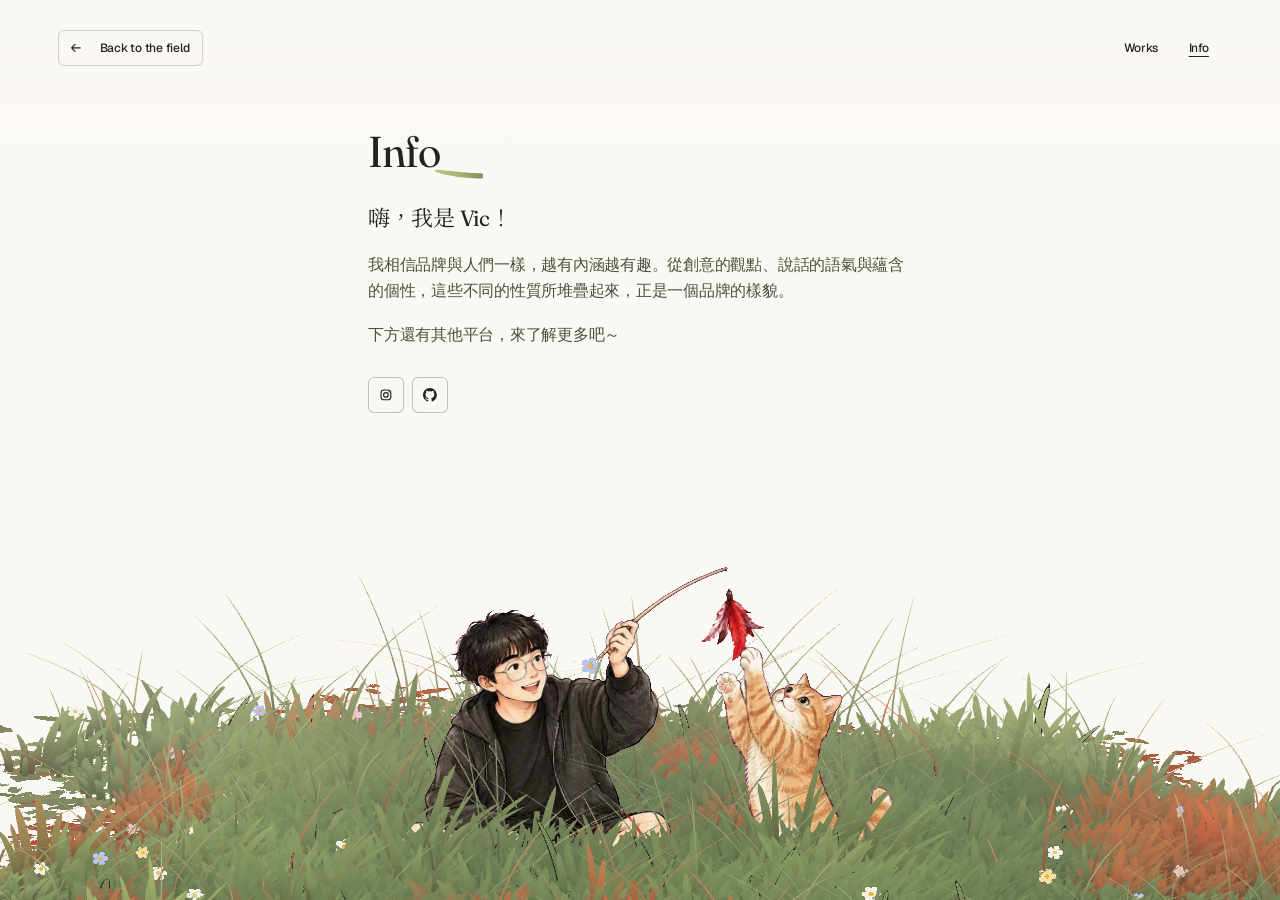
<file: info/index.html>
<!doctype html>
<html lang="en">
<head>
  <meta charset="utf-8">
  <meta name="viewport" content="width=device-width, initial-scale=1">
  <title>therapist.160</title>
  <meta name="robots" content="noindex">
  <link rel="icon" href="data:image/svg+xml,%3Csvg xmlns=%22http://www.w3.org/2000/svg%22 viewBox=%220 0 34 34%22%3E%3Cpath fill=%22%2322251e%22 d=%22M16.2 27c-.2-4.8.1-9.2 1-13.4.3-1.3 1.8-1.2 1.8.1-.3 4.6-.4 8.9-.1 13.3zM16.6 26.6c-1.6-3.6-4-6.2-7.6-8.2-1-.6-.4-1.9.7-1.5 3.7 1.5 6.4 4.4 8.2 8.8zM17.4 26.6c1.5-4.4 4.2-7.6 8.4-9.4 1.1-.5 1.7.8.8 1.4-3.6 2.3-6 5.2-7.4 8.8z%22/%3E%3C/svg%3E">
  <link rel="preconnect" href="https://fonts.googleapis.com">
  <link rel="preconnect" href="https://fonts.gstatic.com" crossorigin>
  <link rel="stylesheet" href="https://fonts.googleapis.com/css2?family=Fraunces:opsz,wght,SOFT,WONK@9..144,100..900,0..100,0..1&family=Geist:wght@100..900&display=swap">
  <link rel="stylesheet" href="../assets/css/site.css">
  <link rel="stylesheet" href="../assets/css/home.css">
  <link rel="stylesheet" href="../assets/css/reader.css">
</head>
<!-- 首頁、作品列表、單篇共用同一個畫面（換頁不重新載入，草地一直在），三個 html 檔內容一樣，只差 data-base 和路徑。 -->
<body data-base="../">
  <script src="../assets/js/content.js"></script>
  <script src="../assets/js/works.js"></script>
  <script src="../assets/js/site.js"></script>
  <script src="../assets/js/field.js"></script>
  <script src="../assets/js/home.js"></script>
  <script src="../assets/js/reader.js"></script>
  <script src="../assets/js/app.js"></script>
  <script src="../assets/js/drift.js"></script>
  <script src="../assets/js/sunlight.js"></script>
</body>
</html>
</file>
<file: assets/css/site.css>
/* ---------- 顏色 ---------- */
:root {
  --paper: #faf8f2; --ink: #22251e; --ink-2: #4c5243; --ink-3: #6a7060;
  --line: #ddd9cb; --line-soft: #eae7dc; --red: #b8431f;
  --primary: lab(6.16 -0.44 3.18); --primary-hover: lab(20 -0.5 3);
  --on-primary: #f9f8f3;

  /* 英文和數字用 Fraunces；中文用思源宋體（Noto Serif TC，列表和單篇頁才載入，只下載作品標題用到的字，見 reader.js） */
  --serif: 'Fraunces', 'Noto Serif TC', Georgia, 'Times New Roman', 'Songti TC', serif;
  --sans: 'Geist', ui-sans-serif, system-ui, -apple-system, 'PingFang TC', 'Microsoft JhengHei', sans-serif;
  --mono: ui-monospace, 'SF Mono', Menlo, monospace;

  --ease-out: cubic-bezier(.16, 1, .3, 1);
  --ease-decel: cubic-bezier(0, 0, .2, 1);
  --ease-accel: cubic-bezier(.4, 0, 1, 1);
  --ease-settle: cubic-bezier(.22, 1, .36, 1);
  --ease-swap: cubic-bezier(.65, 0, .35, 1);
  --radius: .375rem;
  --gutter: clamp(1.5rem, 4.5vw, 4rem);
  --mast-pad: clamp(1.1rem, 2.4vw, 1.9rem);
  --mast-clear: calc(var(--mast-pad) * 2 + 2.25rem);   /* 頁首佔掉的高度 */
}

/* ---------- 基本 ---------- */
*, *::before, *::after { box-sizing: border-box; }
html, body { margin: 0; height: 100%; }
html { -webkit-text-size-adjust: 100%; text-size-adjust: 100%; }   /* iPhone 橫放時不要自動把字放大 */
body {
  background: var(--paper);
  color: var(--ink);
  font-family: var(--sans);
  font-size: 1rem;
  line-height: 1.5;
  letter-spacing: -0.015em;
  -webkit-font-smoothing: antialiased;
  overflow: hidden;
}
a { color: inherit; text-decoration: none; }
button { font: inherit; color: inherit; background: none; border: 0; padding: 0; cursor: pointer; }
h1, h2, h3, p { margin: 0; font-weight: 400; }
svg { display: block; }
.sr { position: absolute; width: 1px; height: 1px; overflow: hidden; clip: rect(0 0 0 0); white-space: nowrap; }

/* ---------- 按鈕 ---------- */
.btn {
  position: relative; isolation: isolate;
  display: inline-flex; align-items: center; justify-content: center;
  height: 3em; padding: 0 1.125em; border-radius: var(--radius);
  font-size: .75rem; font-weight: 500; letter-spacing: -0.015em; white-space: nowrap;
  color: var(--ink);
}
.btn::before {
  content: ''; position: absolute; inset: 0; z-index: -1; border-radius: inherit;
  transition: inset .15s var(--ease-out), background-color .15s var(--ease-out);
}
.btn:hover::before { background: color-mix(in srgb, var(--ink) 7%, transparent); }
.btn:active::before { inset: 1px; background: color-mix(in srgb, var(--ink) 11%, transparent); }
.btn--icon { width: 3em; padding: 0; }
.btn--ring::before { box-shadow: inset 0 0 0 1px color-mix(in srgb, var(--ink) 26%, transparent); }
.btn svg { width: 1.15em; height: 1.15em; }
.btn .in { font-weight: 700; font-size: 1.05em; letter-spacing: 0; }

/* 圖示換位動畫（hover 時舊的滑出、新的滑入） */
.swap { position: relative; display: grid; overflow: hidden; }
.swap > i { grid-area: 1 / 1; display: flex; align-items: center; justify-content: center; font-style: normal;
  transition: transform .3s var(--ease-swap); }
.swap > i + i { transform: translateX(-140%); }
.swap-host:hover .swap > i:first-child { transform: translateX(140%); }
.swap-host:hover .swap > i + i { transform: none; }

/* 兩段式按鈕：hover 時中間裂開、右半邊變圓 */
.seam {
  position: relative; isolation: isolate;
  display: inline-flex; align-items: stretch; height: 3em;
  border-radius: var(--radius); font-weight: 500; letter-spacing: -0.015em; white-space: nowrap;
  --bg: var(--primary); --bg-hover: var(--primary-hover); color: var(--on-primary);
  --gap: 0px;
}
.seam:hover { --gap: .3em; }
.seam__bg { position: absolute; inset: 0; z-index: -1; display: flex; }
.seam__bg > span { background: var(--bg); transition: margin .3s var(--ease-out), border-radius .3s var(--ease-out), background-color .15s; }
.seam__l { flex: 1; border-radius: var(--radius) 0 0 var(--radius); margin-right: calc(var(--gap) / 2); }
.seam__r { width: 3em; margin-left: calc(var(--gap) / 2 - 1px); border-radius: 0 var(--radius) var(--radius) 0; }
.seam:hover .seam__bg > span { background: var(--bg-hover); }
.seam:hover .seam__l { border-radius: var(--radius); }
.seam:hover .seam__r { border-radius: 1.5em; }
.seam__label { display: grid; place-items: center; padding: 0 1.125em; }
.seam__icon { width: 3em; display: grid; place-items: center; }
.seam__icon svg { width: 1.15em; height: 1.15em; }

/* 外框兩段式（返回鍵） */
.back {
  display: inline-flex; align-items: stretch; height: 3em; font-size: .75rem; font-weight: 500;
  border-radius: var(--radius); position: relative; isolation: isolate; color: var(--ink);
}
.back::before { content: ''; position: absolute; inset: 0; z-index: -1; border-radius: inherit;
  box-shadow: inset 0 0 0 1px color-mix(in srgb, var(--ink) 18%, transparent);
  transition: background-color .15s var(--ease-out); }
.back:hover::before { background: color-mix(in srgb, var(--ink) 6%, transparent); }
.back__icon { width: 3em; display: grid; place-items: center; }
.back__icon svg { width: 1.15em; height: 1.15em; }
.back__label { display: grid; place-items: center; padding: 0 1.125em 0 .5em; }
.back .swap > i + i { transform: translateX(140%); }
.back:hover .swap > i:first-child { transform: translateX(-140%); }
.back:hover .swap > i + i { transform: none; }

/* ---------- 頁首 ---------- */
.mast {
  position: fixed; top: 0; left: 0; right: 0; z-index: 20;
  display: flex; align-items: center; justify-content: space-between;
  padding: var(--mast-pad) var(--gutter);
  pointer-events: none;
}
.mast > * { pointer-events: auto; }
/* 換頁時左上角換成新的按鈕，從左邊淡入 */
.mast__corner.is-new { animation: corner-in .32s var(--ease-decel) backwards; }
@keyframes corner-in { from { opacity: 0; translate: -.375rem 0; } }
.mark { display: inline-flex; align-items: center; gap: .6rem; color: var(--ink); }
/* therapist.160 文字 logo：跟首頁標題同一套字，滑鼠移上去變粗、變圓 */
.mark__name { font-family: var(--serif); font-size: 1.375rem; line-height: 1; letter-spacing: -0.02em; white-space: nowrap;
  font-variation-settings: 'wght' 420, 'opsz' 36, 'SOFT' 0, 'WONK' 1; transition: font-variation-settings .35s var(--ease-out); }
.mark:hover .mark__name { font-variation-settings: 'wght' 620, 'opsz' 36, 'SOFT' 40, 'WONK' 1; }
.mark__name i { font-style: normal; color: var(--red); }
.mark__say {
  font-size: .75rem; line-height: 1; letter-spacing: .01em;
  padding: .35rem .6rem; border-radius: 999px;
  background: var(--ink); color: var(--paper);
  opacity: 0; translate: -.25rem 0;
  transition: opacity .18s var(--ease-out), translate .32s var(--ease-out);
}
.mark:hover .mark__say { opacity: 1; translate: 0 0; }
.mast__end { display: flex; align-items: center; gap: .25rem; }
.mast__works.is-here, .mast__info.is-here { text-decoration: underline; text-underline-offset: .3em; text-decoration-thickness: 1px; }
/* 手機（480px 以下）：返回鍵只留箭頭（跟原站一樣），右邊的按鈕才放得下 */
@media (max-width: 30rem) {
  .back__label { display: none; }
}
/* 觸控螢幕沒有滑鼠移上去這回事，「You are here.」不出現 */
@media (hover: none) { .mark__say { display: none; } }

/* 頁面淡入 */
.fade-in { opacity: 0; transition: opacity .6s var(--ease-out); }
.fade-in.is-in { opacity: 1; }

/* 系統設定「減少動態效果」時，換頁不做動畫 */
@media (prefers-reduced-motion: reduce) {
  .reader, .reader[data-closing], .leaf, .leaf[data-leaving], .stage, body.at-post .stage, .sky { transition: none; }
  .reader { translate: none; }
  .leaf[data-turned], .mast__corner.is-new { animation: none; }
}

/* 飄落的草和花瓣（drift.js）：蓋在所有東西最前面，但在全螢幕檢視器（.lb, z-index 50）下面；不擋滑鼠。
   只在首頁和作品列表出現，進到單篇作品時淡出 */
.drift { position: fixed; inset: 0; width: 100%; height: 100%; z-index: 30; pointer-events: none; transition: opacity .4s var(--ease-out); }
body.at-post .drift { opacity: 0; }

/* 逆光（sunlight.js）：太陽在右上角外面，光暈＋光束＋光塵。疊在草地、標題、滑桿上面，頁首和飄落的草下面；不擋滑鼠。
   進到單篇作品時淡出 */
.sun { position: fixed; inset: 0; z-index: 4; pointer-events: none; transition: opacity .6s var(--ease-out); }
.sun canvas { position: absolute; inset: 0; width: 100%; height: 100%; display: block; }
.sun__rays { filter: blur(4px); }
body.at-post .sun { opacity: 0; }
</file>
<file: assets/css/home.css>
/* ---------- 首頁 ---------- */
.sky {
  position: fixed; inset: 0 0 auto 0; height: 88vh; z-index: 0; pointer-events: none;
  -webkit-mask-image: linear-gradient(#000 0, #000 30%, rgba(0, 0, 0, .5) 54%, transparent 70%);
  mask-image: linear-gradient(#000 0, #000 30%, rgba(0, 0, 0, .5) 54%, transparent 70%);
  opacity: var(--sky-op, .32); transition: opacity .76s var(--ease-out);
}
body.has-reader .sky { opacity: 0; }
.sky canvas { width: 100%; height: 100%; display: block; }
/* 夜空（sunlight.js 畫星星，晚上淡入蓋在白天的雲上面） */
.sky { isolation: isolate; }
.sky .sky__night { position: absolute; inset: 0; opacity: 0; object-fit: fill; }
/* 直放的螢幕：雲不要被拉成直條，裁切而不是拉伸 */
@media (orientation: portrait) { .sky canvas { object-fit: cover; object-position: 50% 0; } }

.hero { position: relative; z-index: 1; padding: max(4.5rem, 13vh) var(--gutter) 0; text-align: center; pointer-events: none; }
.hero__go a { pointer-events: auto; }
/* 去列表時標題、滑桿往上淡出（--walk 由 app.js 從 0 走到 1，走到 0.75 就完全看不到，跟原站一樣） */
.hero, .track__inner { opacity: clamp(0, 1 - var(--walk, 0) / .75, 1); translate: 0 calc(var(--walk, 0) * -14px); }
body:not(.at-home) .hero__go a, body:not(.at-home) .track { pointer-events: none; }

/* 跟原站一樣：整頁都可以拖曳轉動草地 */
body.at-home { cursor: grab; touch-action: pan-y; }
body.at-home.is-dragging { cursor: grabbing; }
body.at-home.is-dragging * { user-select: none; }
.hero__word {
  /* 桌機 5.3rem；窄螢幕跟著寬度縮（原站 7.4vw），矮螢幕（手機橫放）跟著高度縮 */
  font-family: var(--serif); font-size: clamp(1.7rem, min(7.4vw, 12vh), 5.3rem); line-height: 1; letter-spacing: -0.028em;
  font-variation-settings: 'SOFT' 0, 'WONK' 1, 'opsz' 12, 'wght' 340;
  display: inline-block; white-space: nowrap; opacity: 0; transition: opacity .5s ease;
  user-select: none;
}
.hero__word.is-on { opacity: 1; }
.hero__word .ch { visibility: hidden; }
.hero__word .ch.is-on { visibility: visible; }
/* 滑鼠移上去冒出來的「not」和「?」用紅色（跟 logo 的「.」同一個紅） */
.hero__word .aside { color: var(--red); }
.hero__word .aside .ch { display: none; }
.hero__word .aside .ch.is-on { display: inline; }

.hero__blurb {
  margin: 1.7rem auto 0; max-width: 26rem; font-size: 1.008rem; line-height: 1.6; color: var(--ink-2);
}
.hero__blurb .phrase { display: inline-block; }   /* 一段一個區塊：放不下時整段換到下一行 */
.hero__blurb .ch { visibility: hidden; }
.hero__blurb .ch.is-on { visibility: visible; }
.hero__go { margin-top: 2.1rem; font-size: .875rem; }
/* 矮螢幕（手機橫放）：間距收緊、介紹文字放寬成一行，按鈕才不會被草地蓋住 */
@media (max-height: 34rem) and (orientation: landscape) {
  .hero__blurb { margin-top: .8rem; max-width: 38rem; font-size: .875rem; line-height: 1.45; }
  .hero__go { margin-top: 1rem; font-size: .8125rem; }
}

.stage { position: fixed; inset: 0; z-index: 2; pointer-events: none;
  transition: opacity .48s var(--ease-decel), translate .72s var(--ease-settle), visibility 0s; }
/* 單篇：草地往下沉、淡出 */
body.at-post .stage { opacity: 0; visibility: hidden; translate: 0 14vh;
  transition: opacity .32s var(--ease-accel), translate .48s var(--ease-accel), visibility 0s .48s; }
.stage canvas { width: 100%; height: 100%; display: block; }

.track { position: fixed; left: 0; right: 0; bottom: max(.4rem, env(safe-area-inset-bottom)); z-index: 3; display: flex; justify-content: center; }
.track__inner { width: min(32rem, 100vw - 48px); }
.track__bar { position: relative; height: 1.2rem; cursor: pointer; touch-action: none; }
.track__seg { position: absolute; top: 50%; height: 2px; margin-top: -1px; border-radius: 2px;
  background: color-mix(in srgb, var(--ink) 30%, transparent); }
.track__seg--l { left: 0; }
.track__seg--r { right: 0; }
.track__thumb { position: absolute; top: 50%; width: 4px; height: .53rem; margin: -.265rem 0 0 -2px; border-radius: 999px; background: var(--red); }
.track__meta { display: flex; justify-content: space-between; align-items: center; height: 1.6rem; }
.track__meta p { font-size: .75rem; color: var(--ink-2); }
.track__keys { display: flex; gap: .2rem; }
.track__keys .btn { width: 1.6rem; height: 1.6rem; font-size: .75rem; border-radius: 999px; }
.track__keys .btn svg { width: .8rem; height: .8rem; }
</file>
<file: assets/css/reader.css>
/* ---------- 作品列表、單篇 ---------- */
/* 閱讀層：從首頁打開時從下面滑上來，回首頁時往下淡出（時間照原站） */
.reader {
  position: fixed; inset: 0; overflow-y: auto; overscroll-behavior: contain; z-index: 1;
  background: linear-gradient(transparent 0, color-mix(in oklab, var(--paper) 55%, transparent) 6%, var(--paper) 16%);
  -webkit-mask-image: linear-gradient(transparent 0, transparent 3.5rem, #000 7.5rem);
  mask-image: linear-gradient(transparent 0, transparent 3.5rem, #000 7.5rem);
  opacity: 0; translate: 0 22%;
  transition: translate .76s var(--ease-out), opacity .42s linear;
}
.reader[hidden] { display: none; }
.reader[data-shown] { opacity: 1; translate: 0 0; }
.reader[data-closing] { opacity: 0; translate: 0 6%; pointer-events: none;
  transition: translate .48s var(--ease-accel), opacity .32s var(--ease-accel); }
/* 列表 ↔ 單篇：舊的往上淡出，新的從下面浮上來 */
.leaf { transition: opacity .2s var(--ease-decel), translate .2s var(--ease-decel); }
.leaf[data-leaving] { opacity: 0; translate: 0 -.75rem; pointer-events: none;
  transition: opacity .2s var(--ease-accel), translate .2s var(--ease-accel); }
.leaf[data-turned] { animation: leaf-in .48s var(--ease-decel) backwards; }
@keyframes leaf-in { from { opacity: 0; translate: 0 1.25rem; } }
.reader__sheet { width: min(100% - var(--gutter) * 2, 34rem); margin: 0 auto; padding: max(var(--mast-clear) + 1.5rem, min(8.05rem, 18vh)) 0 18rem; }
.reader__sheet h2 { font-family: var(--serif); font-size: clamp(1.7rem, 5vw, 2.7rem); line-height: 1.06; letter-spacing: -0.024em;
  font-variation-settings: 'SOFT' 0, 'WONK' 1, 'opsz' 72; }

/* 年份：平板以下放在作品上方同一行；960px 以上移到左邊、捲動時黏著（跟原站一樣） */
.reader__index { display: grid; gap: .5rem; margin-top: 2.75rem; }
.reader__year { display: flex; align-items: baseline; gap: .5rem; }
.reader__year b { font-family: var(--serif); font-weight: 400; font-size: 1.375rem; line-height: 1; letter-spacing: -0.01em; color: var(--ink-2);
  font-variation-settings: 'SOFT' 0, 'WONK' 1, 'opsz' 72; }
.reader__year span { font-size: .75rem; color: var(--ink-3); }
@media (min-width: 60rem) {
  .reader__index { grid-template-columns: 7rem 34rem; gap: 0 2.5rem; margin-left: -9.5rem; }
  .reader__year { position: sticky; top: 8rem; align-self: start; flex-direction: column; gap: .25rem; }
  .reader__year b { font-size: 2.25rem; }
}
.reader__row { display: flex; flex-direction: column; padding: 1.05rem 0; border-bottom: 1px solid var(--line-soft); }
.reader__title { font-family: var(--serif); font-size: 1.0625rem; line-height: 1.3; letter-spacing: -0.012em;
  font-variation-settings: 'SOFT' 0, 'WONK' 1, 'opsz' 24; transition: color .2s var(--ease-out); }
.reader__blurb { margin-top: .2rem; font-size: .9375rem; line-height: 1.5; color: var(--ink-3); }
.reader__when { margin-top: .35rem; font-size: .75rem; letter-spacing: .02em; color: var(--ink-3); }
.reader__row:hover .reader__title { color: var(--red); }

/* ---------- 單篇：標題，接著圖片和影片一路往下 ---------- */
.story__head, .story__body { width: min(100% - var(--gutter) * 2, 52rem); margin: 0 auto; }
.story__body { padding-bottom: 8rem; }
.story__head { padding: clamp(6.5rem, 18vh, 10rem) 0 clamp(2rem, 5vh, 3.5rem); }
.story__kicker { font-size: .75rem; letter-spacing: .1em; text-transform: uppercase; color: var(--ink-3); }
.story__title { margin: 1rem 0 0; font-family: var(--serif); font-weight: 400; font-size: clamp(2rem, 6vw, 3.25rem); line-height: 1.12; letter-spacing: -0.03em;
  font-variation-settings: 'SOFT' 0, 'WONK' 1, 'opsz' 144; }
.story__meta { margin-top: 1.5rem; display: flex; flex-wrap: wrap; gap: .25rem 1.75rem; font-size: .875rem; line-height: 1.5; color: var(--ink-3); }

.story__media { margin: 0 0 2rem; }
.story__media img, .story__media video { width: 100%; display: block; border-radius: .4rem; }
/* 圖片：最高一個螢幕（扣掉上方按鈕列），直式和方形的圖會變窄置中，捲動時每張都看得完整；點了放大 */
.story__zoom { display: block; margin: 0 auto; padding: 0; border: 0; background: none; cursor: zoom-in; width: fit-content; max-width: 100%; }
.story__zoom img { width: auto; max-width: 100%; max-height: calc(100dvh - var(--mast-clear) - 6rem); margin: 0 auto; transition: opacity .3s var(--ease-out); }
.story__zoom:hover img { opacity: .92; }
/* 影片：16:9 的框；直式（Shorts）在框裡置中一個 9:16 */
.story__video { position: relative; aspect-ratio: 16 / 9; width: min(100%, (100dvh - var(--mast-clear) - 6rem) * 16 / 9); margin-inline: auto; }
.story__yt { position: absolute; inset: 0; width: 100%; height: 100%; border: 0; padding: 0; border-radius: .4rem; overflow: hidden; background: var(--ink); }
.story__video.is-tall .story__yt { left: 50%; right: auto; width: auto; aspect-ratio: 9 / 16; translate: -50% 0; }
/* 手機、直式平板：16:9 的框太矮，直式影片改成整個 9:16（最高一個螢幕） */
@media (max-width: 48rem) and (orientation: portrait) {
  .story__video.is-tall { aspect-ratio: 9 / 16; width: min(100%, (100dvh - var(--mast-clear) - 6rem) * 9 / 16); margin-inline: auto; }
  .story__video.is-tall .story__yt { left: 0; width: 100%; translate: none; }
}
.story__clip { width: 100%; }
.story__yt { cursor: pointer; }
.story__yt img { width: 100%; height: 100%; object-fit: cover; border-radius: 0; opacity: .88; transition: opacity .3s var(--ease-out); }
.story__yt:hover img { opacity: 1; }
.story__play { position: absolute; left: 50%; top: 50%; width: 4.5rem; height: 4.5rem; translate: -50% -50%; border-radius: 50%;
  display: grid; place-items: center; background: var(--red); color: #f9f8f3; transition: scale .3s var(--ease-out); }
.story__play svg { width: 1.6rem; height: 1.6rem; margin-left: .2rem; }
.story__yt:hover .story__play { scale: 1.08; }
@media (max-width: 30rem) { .story__play { width: 3.5rem; height: 3.5rem; } .story__play svg { width: 1.25rem; height: 1.25rem; } }

/* 全螢幕檢視 */
.lb { position: fixed; inset: 0; z-index: 50; display: grid; place-items: center;
  background: rgb(34 37 30 / .94); opacity: 0; transition: opacity .25s var(--ease-out); cursor: zoom-out; }
.lb[hidden] { display: none; }   /* 上面的 display: grid 會蓋掉 hidden，關著時這層透明膜會擋住整頁的捲動和點擊 */
.lb.is-open { opacity: 1; }
.lb__stage { display: contents; }
.lb__media { border-radius: .25rem; cursor: default; scale: .97; transition: scale .35s var(--ease-out); }
.lb.is-open .lb__media { scale: 1; }
.lb__img { max-width: calc(100vw - 12rem); max-height: calc(100vh - 9rem); object-fit: contain; }
/* YouTube：橫的 16:9、直的 9:16，盡量放大但不超出畫面 */
.lb__frame { border: 0; background: #000; aspect-ratio: 16 / 9; width: min(calc(100vw - 12rem), calc((100vh - 9rem) * 16 / 9)); }
.lb__frame.is-tall { aspect-ratio: 9 / 16; width: auto; height: calc(100vh - 9rem); }
.lb__btn { position: absolute; width: 3rem; height: 3rem; display: grid; place-items: center; padding: 0; border: 0; border-radius: 50%;
  background: rgb(250 248 242 / .12); color: #faf8f2; cursor: pointer; transition: background-color .2s; }
.lb__btn:hover { background: rgb(250 248 242 / .24); }
.lb__btn svg { width: 1.25rem; height: 1.25rem; }
.lb__close { top: 1.5rem; right: 1.5rem; }
.lb__prev { left: 1.5rem; top: 50%; translate: 0 -50%; }
.lb__next { right: 1.5rem; top: 50%; translate: 0 -50%; }
.lb__count { position: absolute; left: 0; right: 0; bottom: 1.5rem; margin: 0; text-align: center;
  font-size: .75rem; letter-spacing: .1em; color: rgb(250 248 242 / .7); }
.lb.is-single .lb__prev, .lb.is-single .lb__next, .lb.is-single .lb__count { display: none; }
/* 手機、平板直放：圖片幾乎滿版，左右鍵移到下方（也可以左右滑） */
@media (max-width: 48rem) {
  .lb__img { max-width: calc(100vw - 1.5rem); max-height: calc(100dvh - 10rem); }
  .lb__frame { width: min(calc(100vw - 1.5rem), calc((100dvh - 10rem) * 16 / 9)); }
  .lb__frame.is-tall { width: auto; height: min(calc(100dvh - 10rem), calc((100vw - 1.5rem) * 16 / 9)); }
  .lb__close { top: 1rem; right: 1rem; }
  .lb__prev, .lb__next { top: auto; bottom: 1.25rem; translate: none; }
  .lb__prev { left: 1rem; }
  .lb__next { right: 1rem; }
  .lb__count { bottom: 2.25rem; }
}
/* 手機橫放：上下很矮，左右鍵維持在兩側 */
@media (max-height: 34rem) and (orientation: landscape) {
  .lb__img { max-width: calc(100vw - 9rem); max-height: calc(100dvh - 2rem); }
  .lb__frame { width: min(calc(100vw - 9rem), calc((100dvh - 2rem) * 16 / 9)); }
  .lb__frame.is-tall { width: auto; height: calc(100dvh - 2rem); }
  .lb__close { top: .75rem; right: 1rem; }
  .lb__prev, .lb__next { top: 50%; bottom: auto; translate: 0 -50%; }
  .lb__count { display: none; }
}

.reveal { opacity: 0; translate: 0 1.2rem; transition: opacity .8s var(--ease-out), translate .8s var(--ease-out); }
.reveal.is-in { opacity: 1; translate: 0 0; }

/* ---------- Info：文字在上面置中一欄，下面是草丘和人物（草地蓋在文字上面，文字長了會捲到草後面，跟列表一樣） ---------- */
.reader__sheet.info { padding-bottom: 40vh; }   /* 捲到底時最後一段停在人物頭上 */
.info p { margin-top: 1.1rem; font-size: 1rem; line-height: 1.65; color: var(--ink-2); }
.info .info__lead { margin-top: 1.75rem; font-family: var(--serif); font-size: clamp(1.15rem, 2.4vw, 1.375rem); line-height: 1.45;
  letter-spacing: -0.012em; color: var(--ink); font-variation-settings: 'SOFT' 0, 'WONK' 1, 'opsz' 36; }
/* IG、GitHub 圓框圖示（從右上角移過來，2026-11-03）：最後一段下面，靠左對齊內文 */
.info .nobr { white-space: nowrap; }   /* 段落結尾一起換行 */
.info .social { display: flex; gap: .5rem; margin-top: 1.75rem; }
/* 中等高度的橫向螢幕（筆電、平板橫放）：上方留白收緊一點，人物才不用縮太小 */
@media (max-height: 56rem) and (orientation: landscape) {
  .reader__sheet.info { padding-top: calc(var(--mast-clear) + 1.25rem); }
  .info h2 { font-size: 2.3rem; }
  .info .info__lead { margin-top: 1.25rem; }
  .info p { margin-top: .85rem; }
  .info .social { margin-top: 1.25rem; }
}
/* 矮螢幕（手機橫放）：上方留白收緊、標題和第一段縮小，人物才不會一開始就蓋住文字 */
@media (max-height: 34rem) and (orientation: landscape) {
  .reader__sheet.info { padding-top: calc(var(--mast-clear) + .25rem); }
  .info h2 { font-size: 1.6rem; }
  .info .info__lead { margin-top: .9rem; font-size: 1.05rem; line-height: 1.5; }
  .info p { margin-top: .7rem; font-size: .9375rem; line-height: 1.6; }
  .info .social { margin-top: .9rem; }
}
</file>
